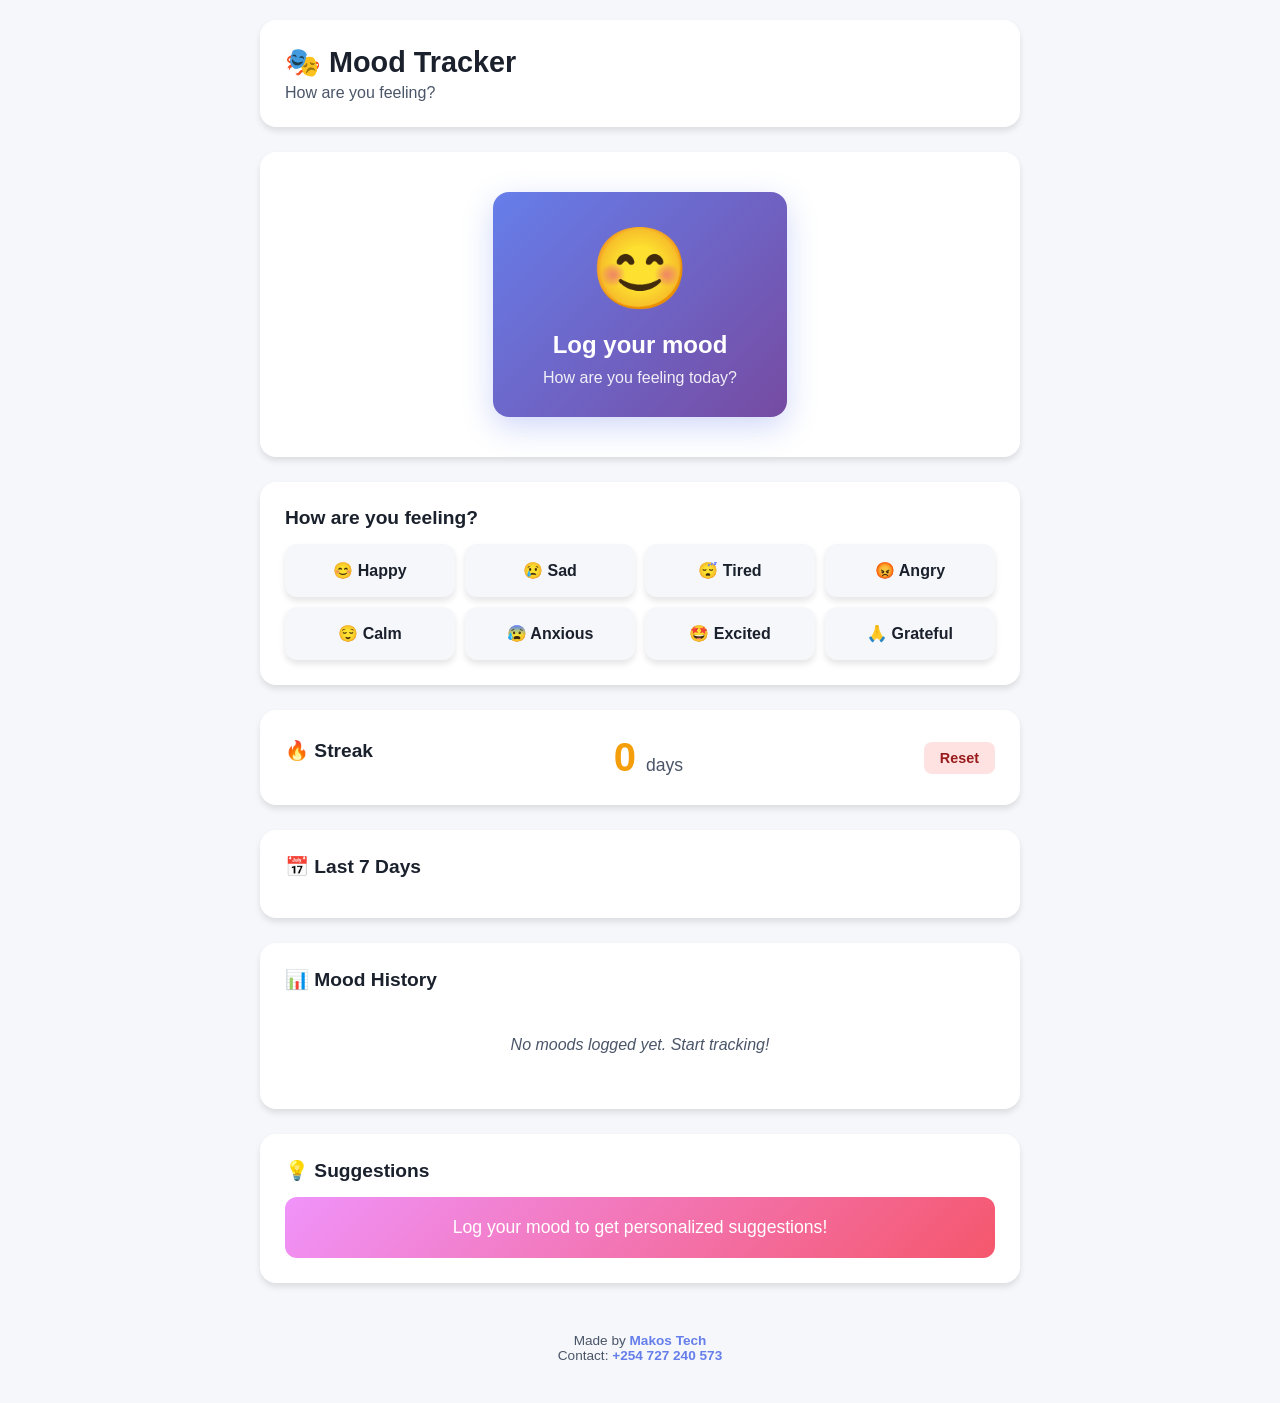
<file: mood-background/index.html>
<!DOCTYPE html>
<html lang="en">
<head>
    <meta charset="UTF-8">
    <meta name="viewport" content="width=device-width, initial-scale=1.0">
    <title>Mood Tracker</title>
    <link rel="stylesheet" href="style.css">
</head>
<body>
    <div class="app">
        <header class="header">
            <div class="header-content">
                <h1>🎭 Mood Tracker</h1>
                <p class="greeting" id="greeting">How are you feeling?</p>
            </div>
        </header>

        <main class="main">
            <section class="current-mood">
                <div class="mood-card">
                    <div class="emoji" id="emoji">😊</div>
                    <h2 id="title">Log your mood</h2>
                    <p id="message">How are you feeling today?</p>
                </div>
            </section>

            <section class="mood-input">
                <h3>How are you feeling?</h3>
                <div class="mood-buttons">
                    <button data-mood="happy" class="mood-btn">😊 Happy</button>
                    <button data-mood="sad" class="mood-btn">😢 Sad</button>
                    <button data-mood="tired" class="mood-btn">😴 Tired</button>
                    <button data-mood="angry" class="mood-btn">😡 Angry</button>
                    <button data-mood="calm" class="mood-btn">😌 Calm</button>
                    <button data-mood="anxious" class="mood-btn">😰 Anxious</button>
                    <button data-mood="excited" class="mood-btn">🤩 Excited</button>
                    <button data-mood="grateful" class="mood-btn">🙏 Grateful</button>
                </div>
            </section>

            <section class="streak-section">
                <h3>🔥 Streak</h3>
                <div class="streak-card">
                    <span class="streak-number" id="streak">0</span>
                    <span class="streak-label">days</span>
                </div>
                <button id="reset-streak" class="small-btn">Reset</button>
            </section>

            <section class="history-section">
                <h3>📅 Last 7 Days</h3>
                <div class="calendar" id="calendar"></div>
            </section>

            <section class="history-section">
                <h3>📊 Mood History</h3>
                <div class="history-list" id="history-list">
                    <p class="empty-state">No moods logged yet. Start tracking!</p>
                </div>
            </section>

            <section class="suggestions-section">
                <h3>💡 Suggestions</h3>
                <div class="suggestion-card" id="suggestion-card">
                    <p>Log your mood to get personalized suggestions!</p>
                </div>
            </section>
        </main>

        <footer class="watermark">
            <p>Made by <a href="https://makostech.me" target="_blank" rel="noopener">Makos Tech</a></p>
            <p>Contact: <a href="https://wa.me/254727240573" target="_blank" rel="noopener">+254 727 240 573</a></p>
        </footer>
    </div>

    <div id="toast-container" class="toast-container"></div>
    <script src="script.js"></script>
</body>
</html>
</file>
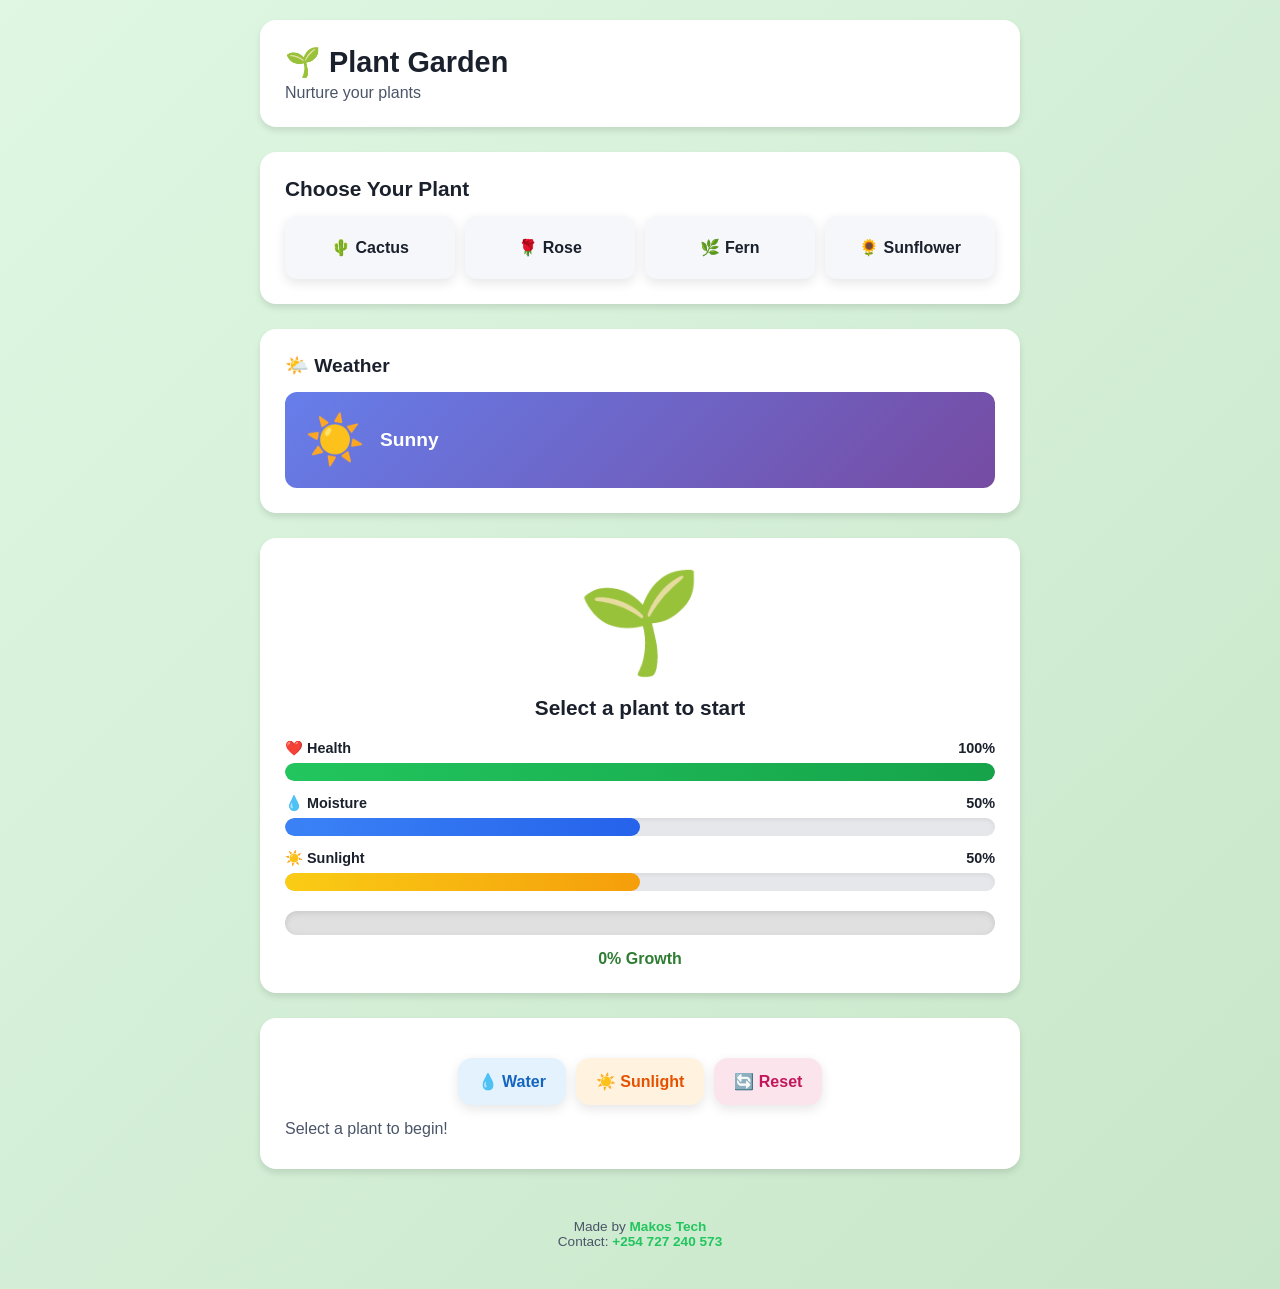
<file: plant-simulator/index.html>
<!DOCTYPE html>
<html lang="en">
<head>
    <meta charset="UTF-8">
    <meta name="viewport" content="width=device-width, initial-scale=1.0">
    <title>Plant Garden</title>
    <link rel="stylesheet" href="style.css">
</head>
<body>
    <div class="app">
        <header class="header">
            <div class="header-content">
                <h1>🌱 Plant Garden</h1>
                <p class="greeting">Nurture your plants</p>
            </div>
        </header>

        <main class="main">
            <section class="plant-select" id="plant-select">
                <h3>Choose Your Plant</h3>
                <div class="plant-options">
                    <button class="plant-option" data-plant="cactus">🌵 Cactus</button>
                    <button class="plant-option" data-plant="rose">🌹 Rose</button>
                    <button class="plant-option" data-plant="fern">🌿 Fern</button>
                    <button class="plant-option" data-plant="sunflower">🌻 Sunflower</button>
                </div>
            </section>

            <section class="weather-section">
                <h3>🌤️ Weather</h3>
                <div class="weather-display" id="weather-display">
                    <span class="weather-icon" id="weather-icon">☀️</span>
                    <span class="weather-text" id="weather-text">Sunny</span>
                </div>
            </section>

            <section class="plant-status">
                <div class="plant-display">
                    <div id="plant" class="plant">🌱</div>
                    <h2 id="stage">Choose a plant to start</h2>
                </div>
                <div class="stats">
                    <div class="stat">
                        <div class="stat-header">
                            <span>❤️ Health</span>
                            <span id="health">100%</span>
                        </div>
                        <div class="bar">
                            <div id="health-bar"></div>
                        </div>
                    </div>
                    <div class="stat">
                        <div class="stat-header">
                            <span>💧 Moisture</span>
                            <span id="moisture">50%</span>
                        </div>
                        <div class="bar">
                            <div id="moisture-bar"></div>
                        </div>
                    </div>
                    <div class="stat">
                        <div class="stat-header">
                            <span>☀️ Sunlight</span>
                            <span id="sunlight">50%</span>
                        </div>
                        <div class="bar">
                            <div id="sunlight-bar"></div>
                        </div>
                    </div>
                </div>
                <div class="progress-container">
                    <div id="progress-bar"></div>
                </div>
                <p id="percentage">0% Growth</p>
            </section>

            <section class="actions">
                <div class="buttons">
                    <button id="water-btn" onclick="waterPlant()">💧 Water</button>
                    <button id="sun-btn" onclick="giveSunlight()">☀️ Sunlight</button>
                    <button id="reset-btn" onclick="resetPlant()">🔄 Reset</button>
                </div>
                <p id="message">Select a plant to begin!</p>
            </section>

            <section class="events-section" id="events-section" style="display: none;">
                <h3>⚠️ Events</h3>
                <div class="event-card" id="event-card"></div>
            </section>
        </main>

        <footer class="watermark">
            <p>Made by <a href="https://makostech.me" target="_blank" rel="noopener">Makos Tech</a></p>
            <p>Contact: <a href="https://wa.me/254727240573" target="_blank" rel="noopener">+254 727 240 573</a></p>
        </footer>
    </div>

    <div id="toast-container" class="toast-container"></div>
    <script src="script.js"></script>
</body>
</html>
</file>
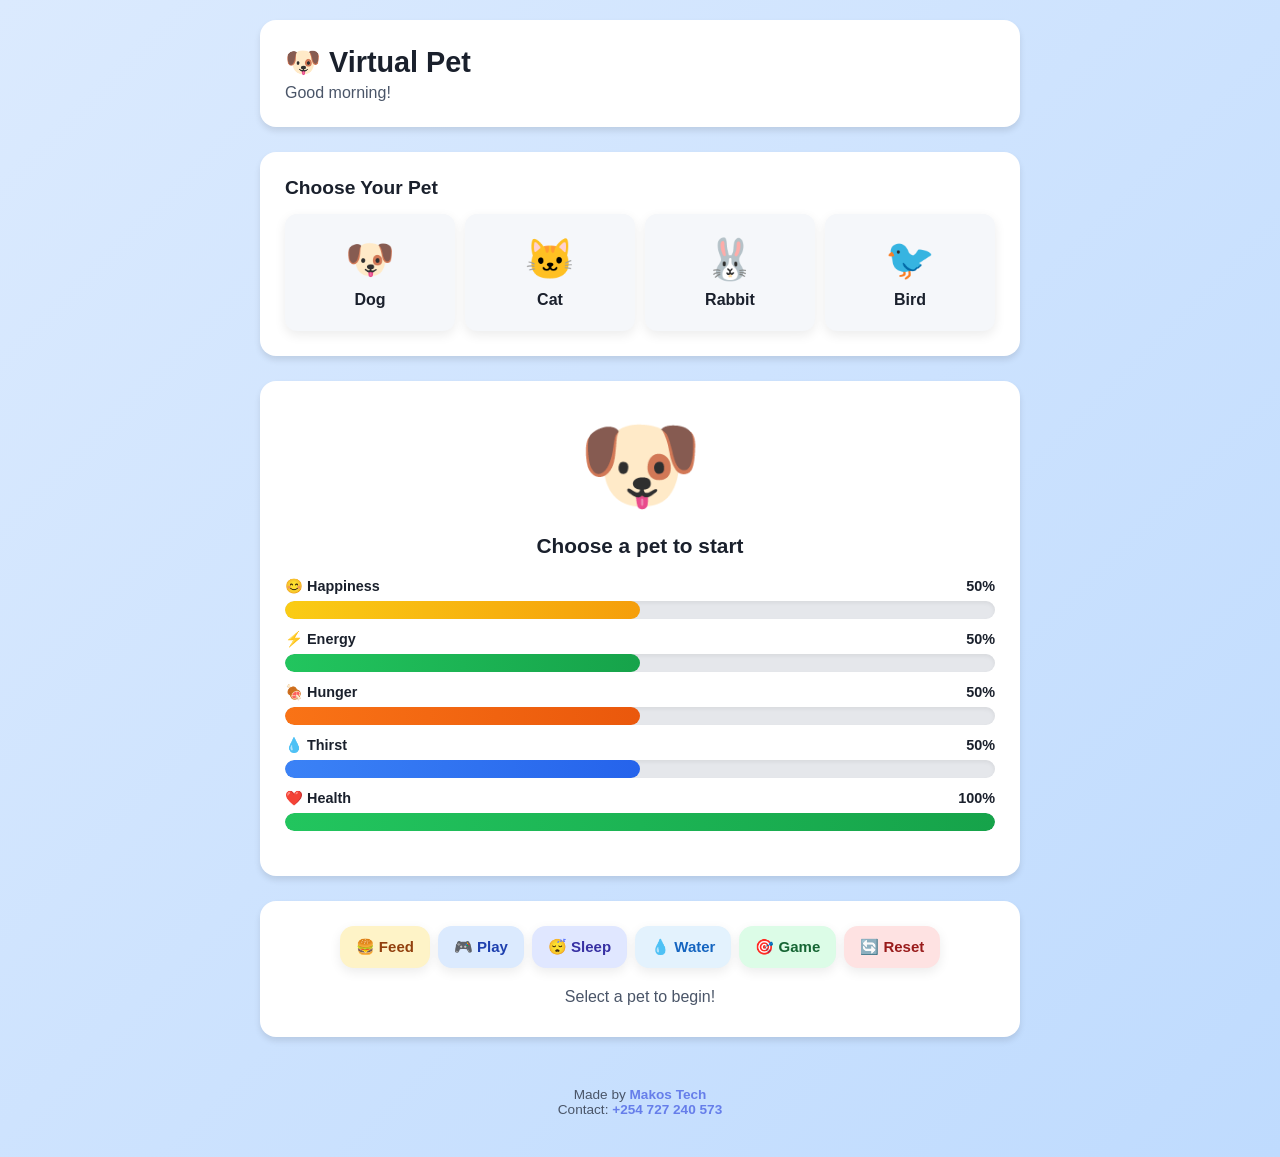
<file: virtual-pet/index.html>
<!DOCTYPE html>
<html lang="en">
<head>
    <meta charset="UTF-8">
    <meta name="viewport" content="width=device-width, initial-scale=1.0">
    <title>Virtual Pet</title>
    <link rel="stylesheet" href="style.css">
</head>
<body>
    <div class="app">
        <header class="header">
            <div class="header-content">
                <h1>🐶 Virtual Pet</h1>
                <p class="greeting" id="greeting">Good morning!</p>
            </div>
        </header>

        <main class="main">
            <section class="pet-select" id="pet-select">
                <h3>Choose Your Pet</h3>
                <div class="pet-options">
                    <button class="pet-option" data-pet="dog">
                        <span class="pet-emoji">🐶</span>
                        <span class="pet-name">Dog</span>
                    </button>
                    <button class="pet-option" data-pet="cat">
                        <span class="pet-emoji">🐱</span>
                        <span class="pet-name">Cat</span>
                    </button>
                    <button class="pet-option" data-pet="rabbit">
                        <span class="pet-emoji">🐰</span>
                        <span class="pet-name">Rabbit</span>
                    </button>
                    <button class="pet-option" data-pet="bird">
                        <span class="pet-emoji">🐦</span>
                        <span class="pet-name">Bird</span>
                    </button>
                </div>
            </section>

            <section class="pet-info">
                <div class="pet-display">
                    <div id="pet" class="pet">🐶</div>
                    <h2 id="pet-name">Choose a pet to start</h2>
                    <p id="pet-personality" class="personality"></p>
                </div>
                <div class="stats">
                    <div class="stat">
                        <div class="stat-header">
                            <span>😊 Happiness</span>
                            <span id="happiness">50%</span>
                        </div>
                        <div class="bar">
                            <div id="happiness-bar"></div>
                        </div>
                    </div>
                    <div class="stat">
                        <div class="stat-header">
                            <span>⚡ Energy</span>
                            <span id="energy">50%</span>
                        </div>
                        <div class="bar">
                            <div id="energy-bar"></div>
                        </div>
                    </div>
                    <div class="stat">
                        <div class="stat-header">
                            <span>🍖 Hunger</span>
                            <span id="hunger">50%</span>
                        </div>
                        <div class="bar">
                            <div id="hunger-bar"></div>
                        </div>
                    </div>
                    <div class="stat">
                        <div class="stat-header">
                            <span>💧 Thirst</span>
                            <span id="thirst">50%</span>
                        </div>
                        <div class="bar">
                            <div id="thirst-bar"></div>
                        </div>
                    </div>
                    <div class="stat">
                        <div class="stat-header">
                            <span>❤️ Health</span>
                            <span id="health">100%</span>
                        </div>
                        <div class="bar">
                            <div id="health-bar"></div>
                        </div>
                    </div>
                </div>
            </section>

            <section class="actions">
                <div class="buttons">
                    <button id="feed-btn" onclick="feedPet()">🍔 Feed</button>
                    <button id="play-btn" onclick="playWithPet()">🎮 Play</button>
                    <button id="sleep-btn" onclick="sleepPet()">😴 Sleep</button>
                    <button id="water-btn" onclick="giveWater()">💧 Water</button>
                    <button id="game-btn" onclick="playMiniGame()">🎯 Game</button>
                    <button id="reset-btn" onclick="resetPet()">🔄 Reset</button>
                </div>
                <p id="message">Select a pet to begin!</p>
            </section>

            <section class="game-section" id="game-section" style="display: none;">
                <h3>🎯 Reaction Game</h3>
                <p>Click the button when it turns green!</p>
                <div class="game-area">
                    <button id="game-start-btn" class="game-btn">Start Game</button>
                    <div id="game-status" class="game-status"></div>
                </div>
            </section>
        </main>

        <footer class="watermark">
            <p>Made by <a href="https://makostech.me" target="_blank" rel="noopener">Makos Tech</a></p>
            <p>Contact: <a href="https://wa.me/254727240573" target="_blank" rel="noopener">+254 727 240 573</a></p>
        </footer>
    </div>

    <div id="toast-container" class="toast-container"></div>
    <script src="script.js"></script>
</body>
</html>
</file>
<file: mood-background/style.css>
* {
    margin: 0;
    padding: 0;
    box-sizing: border-box;
}

:root {
    --bg-primary: #f5f7fa;
    --bg-secondary: #ffffff;
    --text-primary: #1a202c;
    --text-secondary: #4a5568;
    --accent: #667eea;
    --shadow: 0 4px 6px rgba(0, 0, 0, 0.1);
    --radius: 16px;
}

[data-theme="dark"] {
    --bg-primary: #1a202c;
    --bg-secondary: #2d3748;
    --text-primary: #f7fafc;
    --text-secondary: #a0aec0;
}

body {
    font-family: 'Segoe UI', Tahoma, Geneva, Verdana, sans-serif;
    background: var(--bg-primary);
    color: var(--text-primary);
    min-height: 100vh;
    transition: all 0.3s ease;
}

.app {
    max-width: 800px;
    margin: 0 auto;
    padding: 20px;
}

.header {
    display: flex;
    justify-content: space-between;
    align-items: center;
    padding: 25px;
    background: var(--bg-secondary);
    border-radius: var(--radius);
    box-shadow: var(--shadow);
    margin-bottom: 25px;
}

.header-content h1 {
    font-size: 1.8rem;
    margin-bottom: 5px;
}

.greeting {
    color: var(--text-secondary);
    font-size: 1rem;
}

.back-btn {
    padding: 10px 20px;
    background: var(--accent);
    color: white;
    text-decoration: none;
    border-radius: 10px;
    font-weight: 600;
    transition: all 0.3s ease;
}

.back-btn:hover {
    transform: translateY(-2px);
    box-shadow: 0 4px 12px rgba(0, 0, 0, 0.2);
}

.main {
    display: flex;
    flex-direction: column;
    gap: 25px;
}

section {
    background: var(--bg-secondary);
    padding: 25px;
    border-radius: var(--radius);
    box-shadow: var(--shadow);
}

section h3 {
    margin-bottom: 15px;
    font-size: 1.2rem;
}

.current-mood {
    text-align: center;
    padding: 40px 20px;
}

.mood-card {
    display: inline-block;
    padding: 30px 50px;
    background: linear-gradient(135deg, #667eea 0%, #764ba2 100%);
    color: white;
    border-radius: var(--radius);
    box-shadow: 0 10px 30px rgba(102, 126, 234, 0.3);
}

.mood-card .emoji {
    font-size: 80px;
    margin-bottom: 15px;
    animation: float 3s ease-in-out infinite;
}

@keyframes float {
    0%, 100% { transform: translateY(0); }
    50% { transform: translateY(-10px); }
}

.mood-card h2 {
    font-size: 1.5rem;
    margin-bottom: 10px;
}

.mood-card p {
    font-size: 1rem;
    opacity: 0.9;
}

.mood-input .mood-buttons {
    display: grid;
    grid-template-columns: repeat(auto-fit, minmax(140px, 1fr));
    gap: 10px;
}

.mood-btn {
    padding: 15px 20px;
    border: 2px solid transparent;
    border-radius: 12px;
    cursor: pointer;
    font-size: 16px;
    font-weight: 600;
    transition: all 0.3s ease;
    background: var(--bg-primary);
    color: var(--text-primary);
    box-shadow: var(--shadow);
}

.mood-btn:hover {
    transform: translateY(-3px);
    box-shadow: 0 8px 20px rgba(0, 0, 0, 0.15);
}

.mood-btn.active {
    transform: scale(1.05);
    border-color: var(--accent);
}

.streak-section {
    display: flex;
    align-items: center;
    justify-content: space-between;
}

.streak-card {
    display: flex;
    align-items: baseline;
    gap: 10px;
}

.streak-number {
    font-size: 2.5rem;
    font-weight: 700;
    color: #f59e0b;
}

.streak-label {
    font-size: 1.1rem;
    color: var(--text-secondary);
}

.small-btn {
    padding: 8px 16px;
    border: none;
    border-radius: 8px;
    background: #fee2e2;
    color: #991b1b;
    cursor: pointer;
    font-size: 0.9rem;
    font-weight: 600;
    transition: all 0.3s ease;
}

.small-btn:hover {
    transform: translateY(-2px);
    box-shadow: 0 4px 12px rgba(0, 0, 0, 0.15);
}

.calendar {
    display: grid;
    grid-template-columns: repeat(7, 1fr);
    gap: 8px;
}

.calendar-day {
    aspect-ratio: 1;
    display: flex;
    align-items: center;
    justify-content: center;
    border-radius: 10px;
    font-size: 1.2rem;
    background: var(--bg-primary);
    transition: all 0.3s ease;
}

.calendar-day.today {
    border: 2px solid var(--accent);
}

.calendar-day.empty {
    background: transparent;
}

.history-list {
    display: flex;
    flex-direction: column;
    gap: 10px;
}

.history-item {
    display: flex;
    align-items: center;
    gap: 15px;
    padding: 15px;
    background: var(--bg-primary);
    border-radius: 12px;
    transition: all 0.3s ease;
}

.history-item:hover {
    transform: translateX(5px);
}

.history-emoji {
    font-size: 2rem;
}

.history-info {
    flex: 1;
}

.history-info strong {
    display: block;
    margin-bottom: 3px;
}

.history-info span {
    font-size: 0.85rem;
    color: var(--text-secondary);
}

.history-time {
    font-size: 0.8rem;
    color: var(--text-secondary);
}

.empty-state {
    text-align: center;
    color: var(--text-secondary);
    padding: 30px;
    font-style: italic;
}

.suggestion-card {
    padding: 20px;
    background: linear-gradient(135deg, #f093fb 0%, #f5576c 100%);
    color: white;
    border-radius: 12px;
    text-align: center;
}

.suggestion-card p {
    font-size: 1.1rem;
    font-weight: 500;
}

.watermark {
    text-align: center;
    padding: 20px;
    margin-top: 30px;
    color: var(--text-secondary);
    font-size: 0.85rem;
}

.watermark a {
    color: var(--accent);
    text-decoration: none;
    font-weight: 600;
}

.watermark a:hover {
    text-decoration: underline;
}

.toast-container {
    position: fixed;
    bottom: 20px;
    right: 20px;
    z-index: 1000;
    display: flex;
    flex-direction: column;
    gap: 10px;
}

.toast {
    padding: 15px 20px;
    background: var(--bg-secondary);
    color: var(--text-primary);
    border-radius: 12px;
    box-shadow: 0 10px 25px rgba(0, 0, 0, 0.15);
    border-left: 4px solid var(--accent);
    animation: slideIn 0.3s ease;
    max-width: 300px;
}

@keyframes slideIn {
    from {
        transform: translateX(100%);
        opacity: 0;
    }
    to {
        transform: translateX(0);
        opacity: 1;
    }
}

@media (max-width: 768px) {
    .app {
        padding: 10px;
    }

    .header {
        flex-direction: column;
        gap: 15px;
        text-align: center;
    }

    .calendar {
        grid-template-columns: repeat(7, 1fr);
        gap: 5px;
    }

    .calendar-day {
        font-size: 1rem;
    }
}
</file>
<file: plant-simulator/style.css>
* {
    margin: 0;
    padding: 0;
    box-sizing: border-box;
}

:root {
    --bg-primary: #f5f7fa;
    --bg-secondary: #ffffff;
    --text-primary: #1a202c;
    --text-secondary: #4a5568;
    --accent: #22c55e;
    --accent-hover: #16a34a;
    --warning: #f59e0b;
    --danger: #ef4444;
    --shadow: 0 4px 6px rgba(0, 0, 0, 0.1);
    --radius: 16px;
}

[data-theme="dark"] {
    --bg-primary: #1a202c;
    --bg-secondary: #2d3748;
    --text-primary: #f7fafc;
    --text-secondary: #a0aec0;
}

body {
    font-family: 'Segoe UI', Tahoma, Geneva, Verdana, sans-serif;
    background: linear-gradient(135deg, #dff7e3 0%, #c8e6c9 100%);
    color: var(--text-primary);
    min-height: 100vh;
    transition: all 0.3s ease;
}

[data-theme="dark"] body {
    background: linear-gradient(135deg, #1a202c 0%, #2d3748 100%);
}

.app {
    max-width: 800px;
    margin: 0 auto;
    padding: 20px;
}

.header {
    display: flex;
    justify-content: space-between;
    align-items: center;
    padding: 25px;
    background: var(--bg-secondary);
    border-radius: var(--radius);
    box-shadow: var(--shadow);
    margin-bottom: 25px;
}

.header-content h1 {
    font-size: 1.8rem;
    margin-bottom: 5px;
}

.greeting {
    color: var(--text-secondary);
    font-size: 1rem;
}

.back-btn {
    padding: 10px 20px;
    background: var(--accent);
    color: white;
    text-decoration: none;
    border-radius: 10px;
    font-weight: 600;
    transition: all 0.3s ease;
}

.back-btn:hover {
    transform: translateY(-2px);
    box-shadow: 0 4px 12px rgba(0, 0, 0, 0.2);
}

.main {
    display: flex;
    flex-direction: column;
    gap: 25px;
}

section {
    background: var(--bg-secondary);
    padding: 25px;
    border-radius: var(--radius);
    box-shadow: var(--shadow);
}

section h3 {
    margin-bottom: 15px;
    font-size: 1.2rem;
}

.plant-options {
    display: grid;
    grid-template-columns: repeat(auto-fit, minmax(150px, 1fr));
    gap: 10px;
}

.plant-option {
    padding: 20px;
    border: 2px solid transparent;
    border-radius: 12px;
    cursor: pointer;
    font-size: 16px;
    font-weight: 600;
    transition: all 0.3s ease;
    background: var(--bg-primary);
    color: var(--text-primary);
}

.plant-option:hover {
    transform: translateY(-3px);
    box-shadow: var(--shadow);
}

.plant-option.selected {
    border-color: var(--accent);
    background: #dcfce7;
}

.plant-option .plant-name {
    display: block;
    margin-top: 5px;
}

.weather-display {
    display: flex;
    align-items: center;
    gap: 15px;
    padding: 20px;
    background: linear-gradient(135deg, #667eea 0%, #764ba2 100%);
    color: white;
    border-radius: 12px;
}

.weather-icon {
    font-size: 3rem;
}

.weather-text {
    font-size: 1.2rem;
    font-weight: 600;
}

.plant-status {
    text-align: center;
}

.plant-display {
    margin-bottom: 20px;
}

.plant {
    font-size: 100px;
    margin-bottom: 15px;
    transition: transform 0.5s ease;
    display: inline-block;
}

.plant.grow {
    animation: grow 0.6s ease;
}

@keyframes grow {
    0% { transform: scale(1); }
    50% { transform: scale(1.25); }
    100% { transform: scale(1); }
}

.plant.dead {
    filter: grayscale(100%);
    opacity: 0.5;
}

.plant.wilt {
    animation: wilt 1s ease infinite;
}

@keyframes wilt {
    0%, 100% { transform: rotate(0deg); }
    25% { transform: rotate(-2deg); }
    75% { transform: rotate(2deg); }
}

.plant-select h3,
.plant-status h2 {
    margin-bottom: 15px;
    color: var(--text-primary);
    font-size: 1.3rem;
}

.stats {
    margin: 20px 0;
    text-align: left;
}

.stat {
    margin-bottom: 14px;
}

.stat-header {
    display: flex;
    justify-content: space-between;
    margin-bottom: 6px;
    font-weight: 600;
    font-size: 0.9rem;
}

.bar {
    width: 100%;
    height: 18px;
    background: #e5e7eb;
    border-radius: 20px;
    overflow: hidden;
    box-shadow: inset 0 2px 4px rgba(0, 0, 0, 0.06);
}

#health-bar {
    height: 100%;
    width: 100%;
    background: linear-gradient(90deg, #22c55e, #16a34a);
    transition: width 0.5s ease, background 0.5s ease;
    border-radius: 20px;
}

#moisture-bar {
    height: 100%;
    width: 50%;
    background: linear-gradient(90deg, #3b82f6, #2563eb);
    transition: width 0.5s ease, background 0.5s ease;
    border-radius: 20px;
}

#sunlight-bar {
    height: 100%;
    width: 50%;
    background: linear-gradient(90deg, #facc15, #f59e0b);
    transition: width 0.5s ease, background 0.5s ease;
    border-radius: 20px;
}

#health-bar.low {
    background: linear-gradient(90deg, #ef4444, #dc2626);
}

#moisture-bar.low {
    background: linear-gradient(90deg, #ef4444, #dc2626);
}

#moisture-bar.high {
    background: linear-gradient(90deg, #f97316, #ea580c);
}

#sunlight-bar.high {
    background: linear-gradient(90deg, #ef4444, #dc2626);
}

.progress-container {
    width: 100%;
    height: 24px;
    background: #e0e0e0;
    border-radius: 20px;
    overflow: hidden;
    margin: 15px 0;
    box-shadow: inset 0 2px 6px rgba(0, 0, 0, 0.1);
}

#progress-bar {
    height: 100%;
    width: 0%;
    background: linear-gradient(90deg, #66bb6a, #43a047);
    transition: width 0.5s ease, background 0.5s ease;
    border-radius: 20px;
}

#progress-bar.mature {
    background: linear-gradient(90deg, #2e7d32, #1b5e20);
}

#progress-bar.dead {
    background: #9ca3af;
}

#percentage {
    font-weight: 700;
    color: #2e7d32;
    margin-top: 6px;
}

.buttons {
    display: flex;
    flex-wrap: wrap;
    justify-content: center;
    gap: 10px;
    margin: 15px 0;
}

button {
    padding: 14px 20px;
    border: none;
    border-radius: 14px;
    cursor: pointer;
    font-size: 16px;
    font-weight: 600;
    transition: all 0.3s ease;
    box-shadow: 0 4px 12px rgba(0, 0, 0, 0.1);
}

button:hover:not(:disabled) {
    transform: translateY(-2px);
    box-shadow: 0 8px 20px rgba(0, 0, 0, 0.15);
}

button:disabled {
    opacity: 0.5;
    cursor: not-allowed;
    transform: none;
    box-shadow: none;
}

#water-btn {
    background: #e3f2fd;
    color: #1565c0;
}

#sun-btn {
    background: #fff3e0;
    color: #e65100;
}

#reset-btn {
    background: #fce4ec;
    color: #c2185b;
}

#message {
    margin-top: 15px;
    color: var(--text-secondary);
    font-weight: 500;
    min-height: 24px;
}

.event-card {
    padding: 20px;
    background: linear-gradient(135deg, #f093fb 0%, #f5576c 100%);
    color: white;
    border-radius: 12px;
    text-align: center;
}

.event-card p {
    font-size: 1.1rem;
    font-weight: 500;
}

.watermark {
    text-align: center;
    padding: 20px;
    margin-top: 30px;
    color: var(--text-secondary);
    font-size: 0.85rem;
}

.watermark a {
    color: var(--accent);
    text-decoration: none;
    font-weight: 600;
}

.watermark a:hover {
    text-decoration: underline;
}

.toast-container {
    position: fixed;
    bottom: 20px;
    right: 20px;
    z-index: 1000;
    display: flex;
    flex-direction: column;
    gap: 10px;
}

.toast {
    padding: 15px 20px;
    background: var(--bg-secondary);
    color: var(--text-primary);
    border-radius: 12px;
    box-shadow: 0 10px 25px rgba(0, 0, 0, 0.15);
    border-left: 4px solid var(--accent);
    animation: slideIn 0.3s ease;
    max-width: 300px;
}

@keyframes slideIn {
    from {
        transform: translateX(100%);
        opacity: 0;
    }
    to {
        transform: translateX(0);
        opacity: 1;
    }
}

@media (max-width: 768px) {
    .app {
        padding: 10px;
    }

    .header {
        flex-direction: column;
        gap: 15px;
        text-align: center;
    }

    .plant-options {
        grid-template-columns: 1fr 1fr;
    }
}
</file>
<file: virtual-pet/style.css>
* {
    margin: 0;
    padding: 0;
    box-sizing: border-box;
}

:root {
    --bg-primary: #f5f7fa;
    --bg-secondary: #ffffff;
    --text-primary: #1a202c;
    --text-secondary: #4a5568;
    --accent: #667eea;
    --shadow: 0 4px 6px rgba(0, 0, 0, 0.1);
    --radius: 16px;
}

[data-theme="dark"] {
    --bg-primary: #1a202c;
    --bg-secondary: #2d3748;
    --text-primary: #f7fafc;
    --text-secondary: #a0aec0;
}

body {
    font-family: 'Segoe UI', Tahoma, Geneva, Verdana, sans-serif;
    background: linear-gradient(135deg, #dbeafe 0%, #bfdbfe 100%);
    color: var(--text-primary);
    min-height: 100vh;
    transition: all 0.3s ease;
}

[data-theme="dark"] body {
    background: linear-gradient(135deg, #1a202c 0%, #2d3748 100%);
}

.app {
    max-width: 800px;
    margin: 0 auto;
    padding: 20px;
}

.header {
    display: flex;
    justify-content: space-between;
    align-items: center;
    padding: 25px;
    background: var(--bg-secondary);
    border-radius: var(--radius);
    box-shadow: var(--shadow);
    margin-bottom: 25px;
}

.header-content h1 {
    font-size: 1.8rem;
    margin-bottom: 5px;
}

.greeting {
    color: var(--text-secondary);
    font-size: 1rem;
}

.back-btn {
    padding: 10px 20px;
    background: var(--accent);
    color: white;
    text-decoration: none;
    border-radius: 10px;
    font-weight: 600;
    transition: all 0.3s ease;
}

.back-btn:hover {
    transform: translateY(-2px);
    box-shadow: 0 4px 12px rgba(0, 0, 0, 0.2);
}

.main {
    display: flex;
    flex-direction: column;
    gap: 25px;
}

section {
    background: var(--bg-secondary);
    padding: 25px;
    border-radius: var(--radius);
    box-shadow: var(--shadow);
}

section h3 {
    margin-bottom: 15px;
    font-size: 1.2rem;
}

.pet-options {
    display: grid;
    grid-template-columns: repeat(auto-fit, minmax(150px, 1fr));
    gap: 10px;
}

.pet-option {
    padding: 20px;
    border: 2px solid transparent;
    border-radius: 12px;
    cursor: pointer;
    font-size: 16px;
    font-weight: 600;
    transition: all 0.3s ease;
    background: var(--bg-primary);
    color: var(--text-primary);
    display: flex;
    flex-direction: column;
    align-items: center;
    gap: 8px;
}

.pet-option:hover {
    transform: translateY(-3px);
    box-shadow: var(--shadow);
}

.pet-option.selected {
    border-color: var(--accent);
    background: #dbeafe;
}

.pet-emoji {
    font-size: 2.5rem;
}

.pet-name {
    font-size: 1rem;
}

.pet-display {
    text-align: center;
    margin-bottom: 20px;
}

.pet {
    font-size: 100px;
    margin-bottom: 10px;
    transition: transform 0.3s ease;
    display: inline-block;
}

.pet:hover {
    transform: scale(1.1);
}

.pet.animate {
    animation: bounce 0.5s ease;
}

@keyframes bounce {
    0%, 100% { transform: translateY(0); }
    50% { transform: translateY(-15px); }
}

.pet.dead {
    filter: grayscale(100%);
    opacity: 0.5;
}

.pet-info h2 {
    margin-bottom: 8px;
    font-size: 1.3rem;
    color: var(--text-primary);
}

.personality {
    color: var(--text-secondary);
    font-size: 0.95rem;
    margin-bottom: 15px;
}

.stats {
    margin: 20px 0;
    text-align: left;
}

.stat {
    margin-bottom: 12px;
}

.stat-header {
    display: flex;
    justify-content: space-between;
    margin-bottom: 6px;
    font-weight: 600;
    font-size: 0.9rem;
}

.bar {
    width: 100%;
    height: 18px;
    background: #e5e7eb;
    border-radius: 20px;
    overflow: hidden;
    box-shadow: inset 0 2px 4px rgba(0, 0, 0, 0.06);
}

#happiness-bar {
    height: 100%;
    width: 50%;
    background: linear-gradient(90deg, #facc15, #f59e0b);
    transition: width 0.5s ease, background 0.5s ease;
    border-radius: 20px;
}

#energy-bar {
    height: 100%;
    width: 50%;
    background: linear-gradient(90deg, #22c55e, #16a34a);
    transition: width 0.5s ease, background 0.5s ease;
    border-radius: 20px;
}

#hunger-bar {
    height: 100%;
    width: 50%;
    background: linear-gradient(90deg, #f97316, #ea580c);
    transition: width 0.5s ease, background 0.5s ease;
    border-radius: 20px;
}

#thirst-bar {
    height: 100%;
    width: 50%;
    background: linear-gradient(90deg, #3b82f6, #2563eb);
    transition: width 0.5s ease, background 0.5s ease;
    border-radius: 20px;
}

#health-bar {
    height: 100%;
    width: 100%;
    background: linear-gradient(90deg, #22c55e, #16a34a);
    transition: width 0.5s ease, background 0.5s ease;
    border-radius: 20px;
}

#happiness-bar.low {
    background: linear-gradient(90deg, #ef4444, #dc2626);
}

#energy-bar.low {
    background: linear-gradient(90deg, #ef4444, #dc2626);
}

#hunger-bar.high {
    background: linear-gradient(90deg, #ef4444, #dc2626);
}

#thirst-bar.high {
    background: linear-gradient(90deg, #ef4444, #dc2626);
}

#health-bar.low {
    background: linear-gradient(90deg, #ef4444, #dc2626);
}

.buttons {
    display: flex;
    flex-wrap: wrap;
    justify-content: center;
    gap: 8px;
}

button {
    padding: 12px 16px;
    border: none;
    border-radius: 14px;
    cursor: pointer;
    font-size: 15px;
    font-weight: 600;
    transition: all 0.3s ease;
    box-shadow: 0 4px 12px rgba(0, 0, 0, 0.08);
}

button:hover:not(:disabled) {
    transform: translateY(-2px);
    box-shadow: 0 8px 20px rgba(0, 0, 0, 0.12);
}

button:disabled {
    opacity: 0.4;
    cursor: not-allowed;
    transform: none;
    box-shadow: none;
}

#feed-btn {
    background: #fef3c7;
    color: #92400e;
}

#play-btn {
    background: #dbeafe;
    color: #1e40af;
}

#sleep-btn {
    background: #e0e7ff;
    color: #3730a3;
}

#water-btn {
    background: #e3f2fd;
    color: #1565c0;
}

#game-btn {
    background: #dcfce7;
    color: #166534;
}

#reset-btn {
    background: #fee2e2;
    color: #991b1b;
}

#message {
    margin-top: 20px;
    color: var(--text-secondary);
    font-weight: 500;
    min-height: 24px;
    text-align: center;
}

.game-area {
    text-align: center;
    padding: 20px;
}

.game-btn {
    padding: 20px 40px;
    font-size: 18px;
    background: linear-gradient(135deg, #667eea 0%, #764ba2 100%);
    color: white;
    border: none;
    border-radius: 14px;
    cursor: pointer;
    font-weight: 600;
    transition: all 0.3s ease;
}

.game-btn:hover {
    transform: translateY(-3px);
    box-shadow: 0 8px 20px rgba(0, 0, 0, 0.2);
}

.game-btn:disabled {
    opacity: 0.5;
    cursor: not-allowed;
}

.game-status {
    margin-top: 20px;
    font-size: 1.1rem;
    font-weight: 600;
    min-height: 30px;
}

.watermark {
    text-align: center;
    padding: 20px;
    margin-top: 30px;
    color: var(--text-secondary);
    font-size: 0.85rem;
}

.watermark a {
    color: var(--accent);
    text-decoration: none;
    font-weight: 600;
}

.watermark a:hover {
    text-decoration: underline;
}

.toast-container {
    position: fixed;
    bottom: 20px;
    right: 20px;
    z-index: 1000;
    display: flex;
    flex-direction: column;
    gap: 10px;
}

.toast {
    padding: 15px 20px;
    background: var(--bg-secondary);
    color: var(--text-primary);
    border-radius: 12px;
    box-shadow: 0 10px 25px rgba(0, 0, 0, 0.15);
    border-left: 4px solid var(--accent);
    animation: slideIn 0.3s ease;
    max-width: 300px;
}

@keyframes slideIn {
    from {
        transform: translateX(100%);
        opacity: 0;
    }
    to {
        transform: translateX(0);
        opacity: 1;
    }
}

@media (max-width: 768px) {
    .app {
        padding: 10px;
    }

    .header {
        flex-direction: column;
        gap: 15px;
        text-align: center;
    }

    .pet-options {
        grid-template-columns: 1fr 1fr;
    }

    .buttons {
        grid-template-columns: 1fr 1fr;
    }
}
</file>
